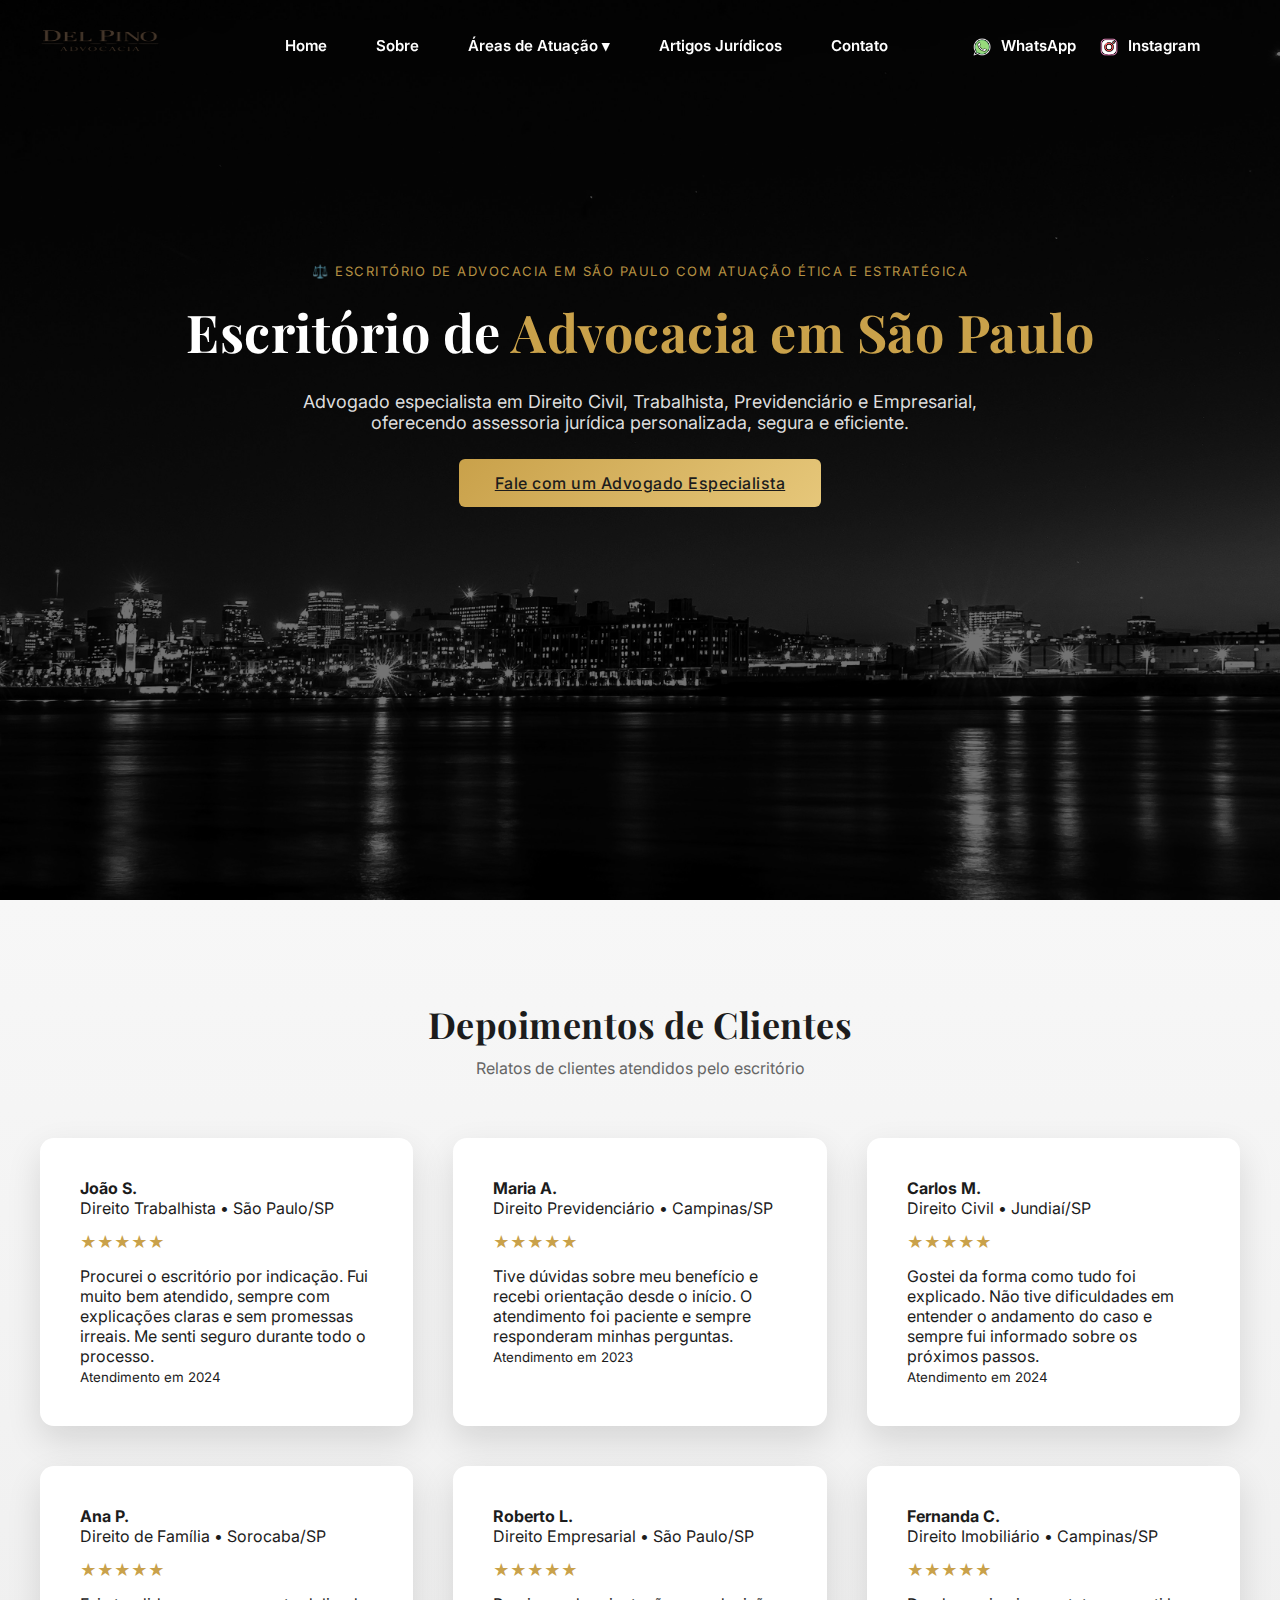
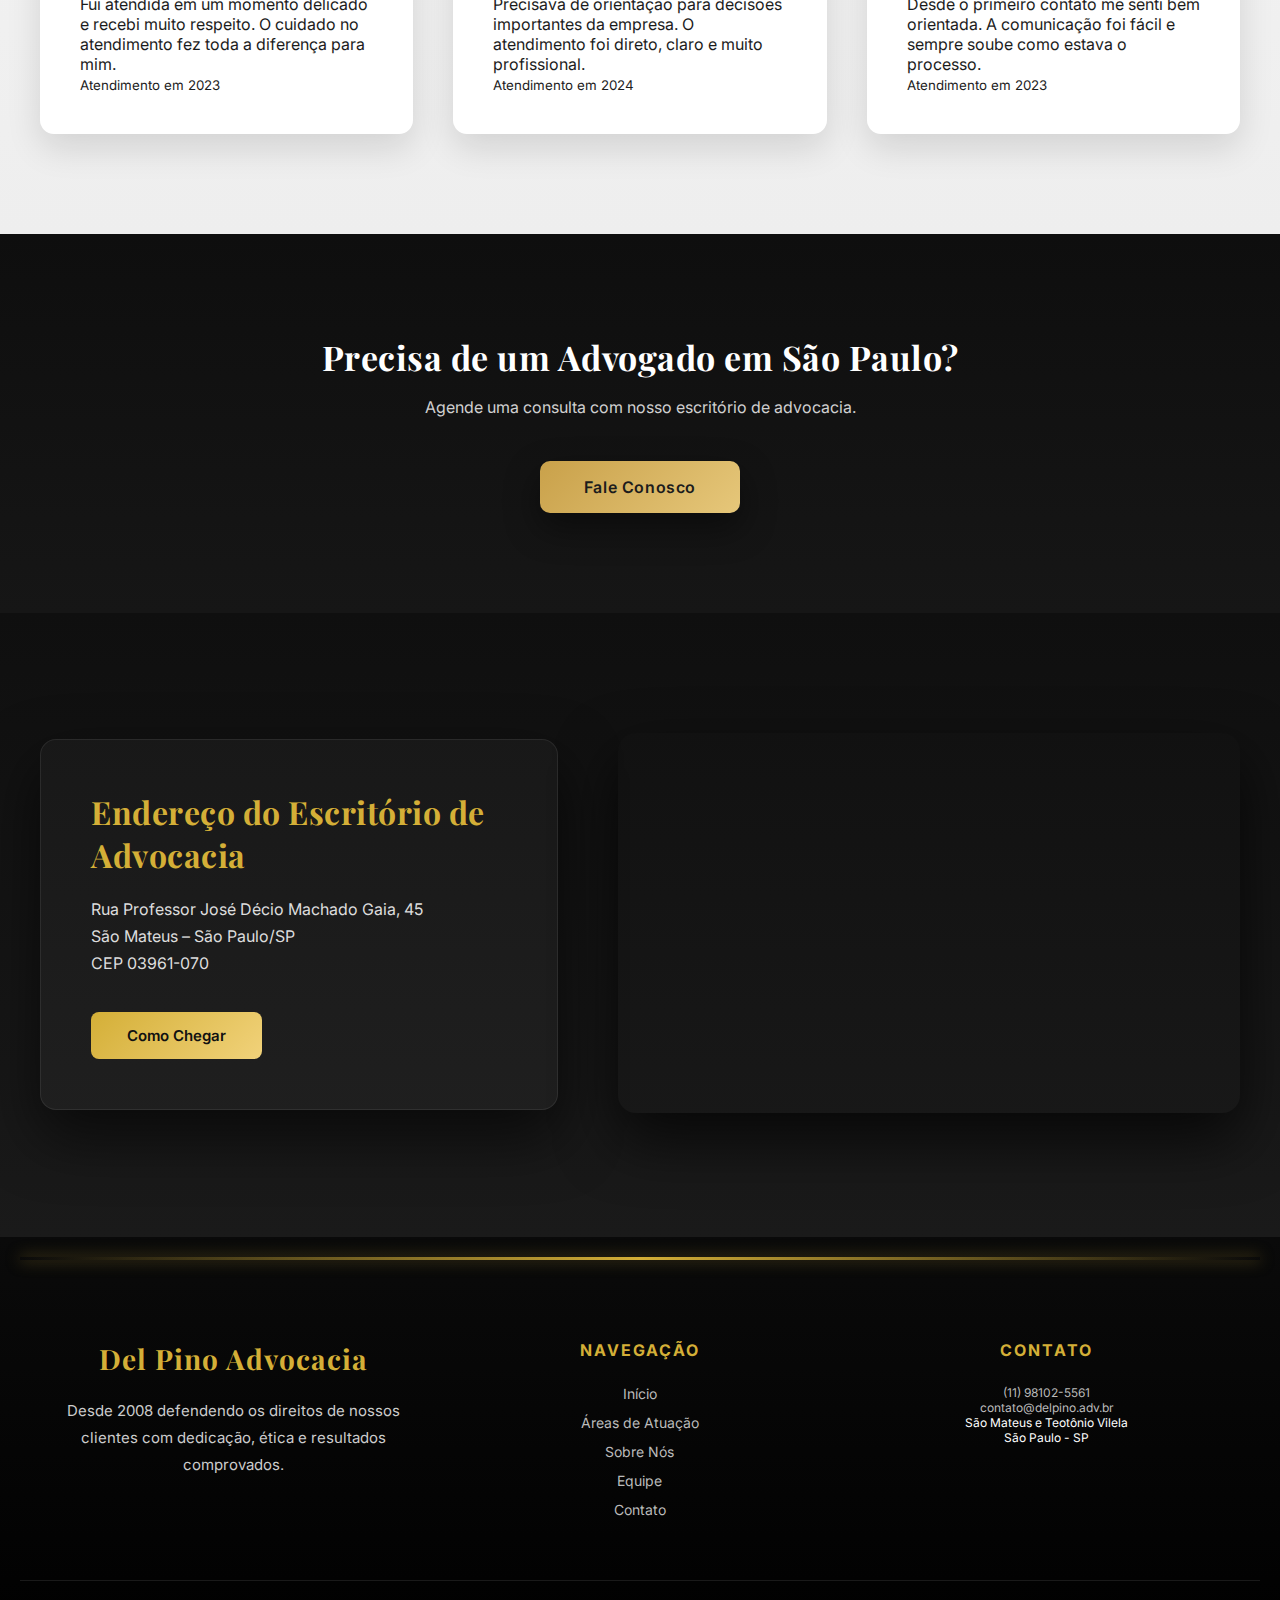
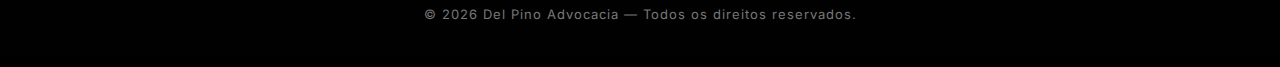
<file: index.html>
<!DOCTYPE html>
<html lang="pt-br">
<head>
    <!-- SEO Técnico -->
    <meta charset="UTF-8">
    <meta name="viewport" content="width=device-width, initial-scale=1.0">

    <title>Escritório de Advocacia em São Paulo | Advogado Especialista em Direito Civil, Trabalhista e Previdenciário</title>

    <meta name="description" content="Escritório de advocacia em São Paulo com atuação em Direito Civil, Trabalhista, Previdenciário e Empresarial. Advogado especialista, atendimento ético, estratégico e personalizado.">

    <meta name="robots" content="index, follow">
    <meta name="author" content="Escritório de Advocacia em São Paulo">
    <meta name="geo.region" content="BR-SP">
    <meta name="geo.placename" content="São Paulo">
    <meta name="geo.position" content="-23.6106;-46.4795">
    <meta name="ICBM" content="-23.6106, -46.4795">

    <!-- Open Graph -->
    <meta property="og:title" content="Escritório de Advocacia em São Paulo | Advogado Especialista">
    <meta property="og:description" content="Assessoria jurídica em Direito Civil, Trabalhista, Previdenciário e Empresarial em São Paulo.">
    <meta property="og:type" content="website">
    <meta property="og:locale" content="pt_BR">

    <!-- Fonts -->
    <link rel="preconnect" href="https://fonts.googleapis.com">
    <link rel="preconnect" href="https://fonts.gstatic.com" crossorigin>
    <link href="https://fonts.googleapis.com/css2?family=Playfair+Display:wght@400;600;700&family=Inter:wght@300;400;500;600&display=swap" rel="stylesheet">

    <!-- CSS -->
    <link rel="stylesheet" href="stilo.css">

    <!-- Schema.org - Escritório de Advocacia -->
    <script type="application/ld+json">
    {
        "@context": "https://schema.org",
        "@type": "LegalService",
        "name": "Escritório de Advocacia em São Paulo",
        "address": {
            "@type": "PostalAddress",
            "streetAddress": "Rua Professor José Décio Machado Gaia, 45",
            "addressLocality": "São Paulo",
            "addressRegion": "SP",
            "postalCode": "03961-070",
            "addressCountry": "BR"
        },
        "areaServed": "São Paulo e Região",
        "url": "https://www.seusite.com.br",
        "description": "Escritório de advocacia com atuação em Direito Civil, Trabalhista, Previdenciário e Empresarial."
    }
    </script>
</head>

<body>

<header>
    <div class="logomarca">
        <img src="logo-horizontal-Bg7FhKR_.png" alt="Logomarca Escritório de Advocacia em São Paulo">
    </div>
<div class="menu-hamburguer" id="menu-hamburguer">
    <span></span>
    <span></span>
    <span></span>
</div>

    <nav class="menu">
        <ul class="menu-links"> 
            <li><a href="#" class="active">Home</a></li>
            <li><a href="sobre.html">Sobre</a></li>
            <li class="menu-item has-submenu" aria-haspopup="true" aria-expanded="false">
                <a href="#" aria-controls="submenu-areas" aria-expanded="false">
                    Áreas de Atuação <span class="caret" aria-hidden="true">▾</span>
                </a>
                <ul id="submenu-areas" class="submenu" aria-label="Áreas de Atuação" hidden>
                    <li><a href="areas/civil.html">Direito Civil</a></li>
                    <li><a href="areas/trabalhista.html">Direito Trabalhista</a></li>
                    <li><a href="areas/previdenciario.html">Direito Previdenciário</a></li>
                    <li><a href="areas/empresarial.html">Direito Empresarial</a></li>
                </ul>
            </li>
            <li><a href="artigos.html">Artigos Jurídicos</a></li>
            <li><a href="#contato">Contato</a></li></ul>
        </ul>

        <ul class="menu-contato">
            <li>
                <a href="https://wa.me/5599999999999" target="_blank" class="whatsapp">
                    <img src="whatsapp.png" alt="WhatsApp Escritório de Advocacia">
                    WhatsApp
                </a>
                <a href="https://instagram.com/seuescritorio" target="_blank" class="instagram">
                    <img src="instagram.png" alt="Instagram Escritório de Advocacia">
                    Instagram
                </a>
            </li>
        </ul>
    </nav>
</header>

<!-- HOME -->
<section class="home">

    <span class="selo-autoridade">
        ⚖️ Escritório de Advocacia em São Paulo com atuação ética e estratégica
    </span>

    <!-- H1 ÚNICO -->
    <h1 class="text1">
        Escritório de <span class="destaque-dourado">Advocacia em São Paulo</span>
    </h1>

    <p class="text2">
        Advogado especialista em Direito Civil, Trabalhista, Previdenciário e Empresarial, oferecendo assessoria jurídica personalizada, segura e eficiente.
    </p>

    <a href="#contato" class="btn1">Fale com um Advogado Especialista</a>
</section>

<!-- DEPOIMENTOS -->
<section class="comentarios">
    <h2>Depoimentos de Clientes</h2>
    <p class="subtitulo">
        Relatos de clientes atendidos pelo escritório
    </p>

    <div class="comentarios-grid">

        <div class="comentario">
            <h4>João S.</h4>
            <span>Direito Trabalhista • São Paulo/SP</span>
            <div class="avaliacao">★★★★★</div>
            <p>
                Procurei o escritório por indicação. Fui muito bem atendido,
                sempre com explicações claras e sem promessas irreais.
                Me senti seguro durante todo o processo.
            </p>
            <small>Atendimento em 2024</small>
        </div>

        <div class="comentario">
            <h4>Maria A.</h4>
            <span>Direito Previdenciário • Campinas/SP</span>
            <div class="avaliacao">★★★★★</div>
            <p>
                Tive dúvidas sobre meu benefício e recebi orientação desde o início.
                O atendimento foi paciente e sempre responderam minhas perguntas.
            </p>
            <small>Atendimento em 2023</small>
        </div>

        <div class="comentario">
            <h4>Carlos M.</h4>
            <span>Direito Civil • Jundiaí/SP</span>
            <div class="avaliacao">★★★★★</div>
            <p>
                Gostei da forma como tudo foi explicado.
                Não tive dificuldades em entender o andamento do caso
                e sempre fui informado sobre os próximos passos.
            </p>
            <small>Atendimento em 2024</small>
        </div>

        <div class="comentario">
            <h4>Ana P.</h4>
            <span>Direito de Família • Sorocaba/SP</span>
            <div class="avaliacao">★★★★★</div>
            <p>
                Fui atendida em um momento delicado e recebi muito respeito.
                O cuidado no atendimento fez toda a diferença para mim.
            </p>
            <small>Atendimento em 2023</small>
        </div>

        <div class="comentario">
            <h4>Roberto L.</h4>
            <span>Direito Empresarial • São Paulo/SP</span>
            <div class="avaliacao">★★★★★</div>
            <p>
                Precisava de orientação para decisões importantes da empresa.
                O atendimento foi direto, claro e muito profissional.
            </p>
            <small>Atendimento em 2024</small>
        </div>

        <div class="comentario">
            <h4>Fernanda C.</h4>
            <span>Direito Imobiliário • Campinas/SP</span>
            <div class="avaliacao">★★★★★</div>
            <p>
                Desde o primeiro contato me senti bem orientada.
                A comunicação foi fácil e sempre soube como estava o processo.
            </p>
            <small>Atendimento em 2023</small>
        </div>

    </div>
</section>



<!-- CTA -->
<section class="cta-contato">
    <div class="cta-container">
        <h2>Precisa de um Advogado em São Paulo?</h2>
        <p>Agende uma consulta com nosso escritório de advocacia.</p>
        <a href="#contato" class="btn-cta">Fale Conosco</a>
    </div>
</section>

<!-- LOCALIZAÇÃO -->
<section class="localizacao-premium">
    <div class="localizacao-container">

        <div class="localizacao-info">
            <h3>Endereço do Escritório de Advocacia</h3>
            <p>
                Rua Professor José Décio Machado Gaia, 45<br>
                São Mateus – São Paulo/SP<br>
                CEP 03961-070
            </p>

            <a href="https://www.google.com/maps?q=Rua+Professor+José+Décio+Machado+Gaia+45+São+Paulo"
               target="_blank"
               class="btn-localizacao">
                Como Chegar
            </a>
        </div>

        <div class="localizacao-mapa">
            <iframe
                src="https://www.google.com/maps?q=Rua+Professor+José+Décio+Machado+Gaia+45+São+Paulo&output=embed"
                loading="lazy">
            </iframe>
        </div>

    </div>
</section>
<!-- ===============================
     FOOTER LUXURY - DEL PINO ADVOCACIA
================================== -->
<footer class="footer-luxo">

    <div class="linha-dourada"></div>

    <div class="container-footer">

        <!-- Coluna 1 -->
        <div class="footer-col">
            <h2 class="logo-footer">Del Pino Advocacia</h2>
            <p class="texto-institucional">
                Desde 2008 defendendo os direitos de nossos clientes com
                dedicação, ética e resultados comprovados.
            </p>
        </div>

        <!-- Coluna 2 -->
        <div class="footer-col">
            <h4>Navegação</h4>
            <ul>
                <li><a href="#">Início</a></li>
                <li><a href="#">Áreas de Atuação</a></li>
                <li><a href="#">Sobre Nós</a></li>
                <li><a href="#">Equipe</a></li>
                <li><a href="#">Contato</a></li>
            </ul>
        </div>

        <!-- Coluna 3 -->
        <div class="footer-col contato">
            <h4>Contato</h4>
            <p><a href="tel:+5511981025561">(11) 98102-5561</a></p>
            <p><a href="mailto:contato@delpino.adv.br">contato@delpino.adv.br</a></p>
            <p>São Mateus e Teotônio Vilela</p>
            <p>São Paulo - SP</p>
        </div>

    </div>

    <div class="footer-bottom">
        <p>© 2026 Del Pino Advocacia — Todos os direitos reservados.</p>
    </div>

</footer>


<script>
document.addEventListener("DOMContentLoaded", () => {
    const grid = document.querySelector(".comentarios-grid");
    if (!grid) return;

    let index = 0;
    let intervalo;
    let isHovered = false;

    function iniciarAutoplay() {
        intervalo = setInterval(() => {

            if (isHovered) return;

            const cards = grid.children;
            if (!cards.length) return;

            index = (index + 1) % cards.length;

            const cardWidth = cards[0].offsetWidth + 20; // 20 = gap
            grid.scrollTo({
                left: cardWidth * index,
                behavior: "smooth"
            });

        }, 4000);
    }

    function pararAutoplay() {
        clearInterval(intervalo);
    }

    // Pausa no hover (desktop)
    grid.addEventListener("mouseenter", () => {
        isHovered = true;
    });

    grid.addEventListener("mouseleave", () => {
        isHovered = false;
    });

    // Pausa ao tocar (mobile)
    grid.addEventListener("touchstart", pararAutoplay);
    grid.addEventListener("touchend", iniciarAutoplay);

    iniciarAutoplay();
});
</script>
</body>
</html>
</file>
<file: stilo.css>
/* ===============================
   RESET
   =============================== */
* {
    margin: 0;
    padding: 0;
    box-sizing: border-box;
}
body {
    font-family: 'Inter', sans-serif;
    color: #1c1c1c;
}

h1, h2, h3 {
    font-family: 'Playfair Display', serif;
}


/* TÍTULOS */
.text1,
.comentarios h2,
.cta-contato h2 {
    font-family: 'Playfair Display', serif;
    letter-spacing: 0.5px;
}


/* ===============================
   HEADER SOBRE O BANNER
   =============================== */
header {
    position: absolute;
    top: 0;
    left: 0;
    width: 100%;
    z-index: 1000;
    padding: 20px 40px;
}

/* LOGO */
.logomarca {
    float: left;
}

.logomarca img {
    height: 40px;
    width: 120px;
}

/* ===============================
   MENU
   =============================== */
nav.menu {
    display: flex;
    justify-content: flex-end;
    align-items: center;
    gap: 40px;
    padding: 15px 30px;background: transparent;
    backdrop-filter: none;
    backdrop-filter: blur(8px);
    border-radius: 0 0 12px 12px;
}

nav ul {
    list-style: none;
}

nav li {
    display: inline-block;
    margin-left: 25px;
}

/* LINKS */
nav a {
    color: white;
    text-decoration: none;
    font-weight: 600;
    font-size: 15px;
    padding: 6px 10px;
    border-radius: 6px;
    transition: all 0.3s ease;
}

nav a:hover {
    background: rgba(255, 255, 255, 0.15);
}

/* ÍCONES */
.menu-contato img {
    width: 18px;
    height: 18px;
    margin-right: 6px;
    vertical-align: middle;
}

/* ===============================
   BANNER / HOME
   =============================== */
.home {
    min-height: 100vh;
    padding: 260px 20px 120px;
    background-image: url("banner.jpg");
    background-size: cover;
    background-position: center;
    text-align: center;
    color: white;
    position: relative;
}
.selo-autoridade {
    display: inline-block;
    margin-bottom: 18px;
    font-size: 13px;
    letter-spacing: 1.5px;
    text-transform: uppercase;
    color: #c9a14a;
    opacity: 0.9;
}


/* OVERLAY ESCURO */
.home::before {
    content: "";
    position: absolute;
    inset: 0;
    background: rgba(0, 0, 0, 0.55);
}

.home * {
    position: relative;
    z-index: 2;
}

/* TEXTO */
.text1 {
    font-size: 52px;
    color: white;
    margin-bottom: 25px;
    animation: fadeUp 1.2s ease forwards;
}

.text2 {
    font-size: 18px;
    color: #dddddd;
    max-width: 680px;
    margin: 0 auto 40px;
    animation: fadeUp 1.5s ease forwards;
}

@keyframes fadeUp {
    from {
        opacity: 0;
        transform: translateY(20px);
    }
    to {
        opacity: 1;
        transform: translateY(0);
    }
}

.destaque-dourado {
    color: #c9a14a;
    transition: color 0.3s ease, text-shadow 0.3s ease;
}

.destaque-dourado:hover {
    color: #e6c77a;
    text-shadow: 0 0 8px rgba(201,161,74,0.6);
}



/* BOTÃO */
.btn1 {
    margin-top: 20px;
    padding: 14px 36px;
    font-size: 16px;
    font-weight: 500;
    letter-spacing: 0.5px;
    background: linear-gradient(135deg, #c9a14a, #e6c77a);
    color: #1c1c1c;
    border: none;
    border-radius: 6px;
    cursor: pointer;
    transition: all 0.35s ease;
    animation: fadeUp 1.8s ease forwards;
}

.btn1:hover {
    background: #c9a14a;
    transform: translateY(-2px);
    box-shadow: 0 10px 25px rgba(0,0,0,0.35);
}


/* Clique */
.btn1:active {
    transform: translateY(-1px);
    box-shadow: 0 10px 20px rgba(0, 0, 0, 0.35);
}

/* ===============================
   DEPOIMENTOS
   =============================== */
.comentarios {
    background: linear-gradient(180deg, #f7f7f7, #eeeeee);
    padding: 100px 40px;
}

.comentarios h2 {
    text-align: center;
    font-size: 36px;
    margin-bottom: 10px;
}

.subtitulo {
    text-align: center;
    color: #666;
    margin-bottom: 60px;
}

/* GRID */
.comentarios-grid {
    display: grid;
    grid-template-columns: repeat(3, 1fr);
    gap: 40px;
    max-width: 1200px;
    margin: auto;
}

/* CARD */
.comentario {
    background: white;
    padding: 40px;
    border-radius: 14px;
    box-shadow: 0 14px 35px rgba(0,0,0,.12);
    transition: .3s;
}

.comentario:hover {
    transform: translateY(-8px);
}

.avaliacao {
    color: #c9a14a;
    margin: 14px 0;
}

/* ===============================
   CTA
   =============================== */
.cta-contato {
    background: linear-gradient(
        180deg,
        #0e0e0e 0%,
        #161616 100%
    );
    padding: 100px 20px;
    text-align: center;
}


.btn-cta {
    display: inline-block;
    padding: 16px 44px;
    background: linear-gradient(135deg, #c9a14a, #e6c77a);
    color: #1c1c1c;
    font-weight: 600;
    border-radius: 10px;
    text-decoration: none;
    letter-spacing: 0.6px;
    transition: all 0.35s ease;
    box-shadow: 0 14px 35px rgba(0, 0, 0, 0.45);
}


.btn-cta:hover {
    transform: translateY(-3px);
    box-shadow: 0 18px 45px rgba(0, 0, 0, 0.6);
    filter: brightness(1.05);
}

.cta-container {
    max-width: 800px;
    margin: 0 auto;
    text-align: center;
}

.cta-contato h2 {
    color: #ffffff;
    font-family: 'Playfair Display', serif;
    font-size: 34px;
    margin-bottom: 15px;
}

.cta-contato p {
    color: #d0d0d0;
    font-size: 16px;
    max-width: 720px;
    margin: 0 auto 40px;
    line-height: 1.6;
}

/* ===============================
   LOCALIZAÇÃO PREMIUM
================================ */
.mapa {
    display: grid;
    grid-template-columns: 1fr 1.3fr;
    gap: 40px;
    max-width: 1200px;
    margin: 0 auto;
    padding: 80px 40px;
}

.mapa-info {
    background: #111;
    padding: 40px;
    border-radius: 14px;
    box-shadow: 0 20px 40px rgba(0,0,0,0.4);
}


.localizacao-premium {
    background: linear-gradient(180deg, #0f0f0f, #1a1a1a);
    padding: 120px 40px;
    color: #fff;
}

.localizacao-container {
    max-width: 1200px;
    margin: 0 auto;
    display: grid;
    grid-template-columns: 1fr 1.2fr;
    gap: 60px;
    align-items: center;
}

/* Card de informações */
.localizacao-info {
    background: rgba(255, 255, 255, 0.03);
    border: 1px solid rgba(255, 255, 255, 0.08);
    padding: 50px;
    border-radius: 16px;
    box-shadow: 0 25px 60px rgba(0, 0, 0, 0.6);
}

.localizacao-info h3 {
    font-size: 32px;
    margin-bottom: 20px;
    color: #d4af37; /* dourado premium */
    letter-spacing: 0.5px;
}

.localizacao-info p {
    font-size: 16px;
    line-height: 1.7;
    color: #ddd;
    margin-bottom: 35px;
}

/* Botão */
.btn-localizacao {
    display: inline-block;
    padding: 14px 36px;
    font-size: 15px;
    font-weight: 600;
    text-decoration: none;
    color: #111;
    background: linear-gradient(135deg, #d4af37, #f1d27a);
    border-radius: 8px;
    transition: all 0.3s ease;
}

.btn-localizacao:hover {
    background: #000;
    color: #fff;
    transform: translateY(-3px);
    box-shadow: 0 12px 30px rgba(212, 175, 55, 0.4);
}

/* Mapa */
.localizacao-mapa iframe {
    width: 100%;
    height: 380px;
    border: none;
    border-radius: 18px;
    box-shadow: 0 25px 60px rgba(0, 0, 0, 0.7);
}

/* ===============================
   RESPONSIVO
================================ */

@media (max-width: 900px) {
    .localizacao-container {
        grid-template-columns: 1fr;
        gap: 40px;
    }

    .localizacao-info {
        text-align: center;
    }
}


/* ===============================
   FOOTER
   =============================== */
footer {
    background: #0b0b0b;
    color: #888;
    text-align: center;
    padding: 20px;
    font-size: 12px;
}


/* ===============================
   RESPONSIVO
   =============================== */
@media (max-width: 900px) {
    .comentarios-grid {
        grid-template-columns: repeat(2, 1fr);
    }
}

@media (max-width: 600px) {
    .comentarios-grid {
        grid-template-columns: 1fr;
    }

    .text1 {
        font-size: 32px;
    }

    .home {
        padding-top: 220px;
    }
}

/* ==================================================
   RESPONSIVIDADE PROFISSIONAL (SAFE MODE)
   Não altera layout desktop
================================================== */

/* NOTEBOOK / DESKTOP MENOR */
@media (max-width: 1200px) {

    header {
        padding: 20px 30px;
    }

    .home {
        padding: 240px 20px 120px;
    }

    .comentarios {
        padding: 90px 30px;
    }

    .localizacao-premium {
        padding: 100px 30px;
    }
}

/* TABLET */
@media (max-width: 1024px) {

    nav.menu {
        justify-content: center;
        gap: 25px;
    }

    .text1 {
        font-size: 44px;
    }

    .text2 {
        font-size: 17px;
    }

    .comentarios-grid {
        grid-template-columns: repeat(2, 1fr);
        gap: 30px;
    }

    .cta-contato {
        padding: 90px 20px;
    }

    .cta-contato h2 {
        font-size: 30px;
    }

    .localizacao-container {
        grid-template-columns: 1fr;
        gap: 45px;
    }

    .localizacao-info {
        text-align: center;
    }

    .localizacao-mapa iframe {
        height: 360px;
    }
}

/* MOBILE GRANDE */
@media (max-width: 768px) {

    header {
        padding: 15px 20px;
    }

    nav.menu {
        flex-wrap: wrap;
        gap: 15px;
        padding: 12px 18px;
    }

    nav li {
        margin-left: 0;
    }

    .home {
        padding: 220px 20px 100px;
    }

    .text1 {
        font-size: 34px;
    }

    .text2 {
        font-size: 16px;
    }

    .btn1 {
        padding: 14px 30px;
        font-size: 15px;
    }

    .comentarios {
        padding: 70px 20px;
    }

    .cta-contato h2 {
        font-size: 28px;
    }
}

/* MOBILE PEQUENO */
@media (max-width: 480px) {

    .text1 {
        font-size: 30px;
    }

    .text2 {
        font-size: 15px;
    }

    .comentarios-grid {
        grid-template-columns: 1fr;
    }

    .comentario {
        padding: 30px;
    }

    .localizacao-premium {
        padding: 80px 20px;
    }

    .localizacao-info {
        padding: 35px 25px;
    }

    .localizacao-info h3 {
        font-size: 26px;
    }

    .localizacao-mapa iframe {
        height: 300px;
    }

    footer {
        font-size: 11px;
        padding: 18px;
    }
}
/* OCULTAR DEPOIMENTOS NO MOBILE */
/* ===============================
   MOBILE – FORÇAR 3 DEPOIMENTOS
================================ */
/* =====================================
   CARROSSEL DEPOIMENTOS – MOBILE
===================================== */

/* =====================================
   DEPOIMENTOS RESPONSIVOS (CORRIGIDO)
===================================== */

/* TABLET */
@media (max-width: 1024px) {

    .comentarios-grid {
        display: grid;
        grid-template-columns: repeat(2, 1fr);
        gap: 30px;
    }
}

/* MOBILE – CARROSSEL REAL */
@media (max-width: 600px) {

    .comentarios-grid {
        display: flex;
        gap: 20px;
        overflow-x: auto;
        scroll-snap-type: x mandatory;
        -webkit-overflow-scrolling: touch;
        padding: 10px 0 25px;
    }

    .comentarios-grid::-webkit-scrollbar {
        display: none;
    }

    .comentario {
        flex: 0 0 85%;
        max-width: 85%;
        scroll-snap-align: center;
        padding: 28px;
    }
}

/* ===============================
   MENU HAMBÚRGUER
=============================== */
.menu-hamburguer {
    display: none;
    flex-direction: column;
    gap: 6px;
    cursor: pointer;
}

.menu-hamburguer span {
    width: 26px;
    height: 3px;
    background: #fff;
    border-radius: 3px;
}

/* MOBILE MENU */
@media (max-width: 900px) {

    nav.menu {
        display: none;
        flex-direction: column;
        width: 100%;
        background: rgba(0,0,0,0.95);
        position: absolute;
        top: 70px;
        left: 0;
        padding: 25px 0;
        border-radius: 0 0 14px 14px;
    }

    nav.menu.ativo {
        display: flex;
    }

    nav ul {
        display: flex;
        flex-direction: column;
        align-items: center;
    }

    nav li {
        margin: 15px 0;
    }

    .menu-hamburguer {
        display: flex;
        position: absolute;
        right: 25px;
        top: 28px;
        z-index: 2000;
    }
}
/* ===============================
   FOOTER ULTRA LUXO
================================== */

.footer-luxo {
    background: linear-gradient(180deg, #0a0a0a 0%, #000000 100%);
    color: #ffffff;
    font-family: 'Inter', sans-serif;
    position: relative;
}

.linha-dourada {
    height: 3px;
    background: linear-gradient(90deg, transparent, #d4af37, transparent);
    box-shadow: 0 0 15px rgba(212,175,55,0.6);
}

.container-footer {
    max-width: 1200px;
    margin: auto;
    padding: 80px 20px 50px 20px;
    display: grid;
    grid-template-columns: repeat(auto-fit, minmax(280px, 1fr));
    gap: 60px;
}

.logo-footer {
    font-family: 'Playfair Display', serif;
    font-size: 28px;
    color: #d4af37;
    margin-bottom: 20px;
    letter-spacing: 1px;
}

.texto-institucional {
    color: #cccccc;
    line-height: 1.8;
    font-size: 15px;
}

.footer-col h4 {
    font-size: 16px;
    letter-spacing: 2px;
    text-transform: uppercase;
    color: #d4af37;
    margin-bottom: 25px;
}

.footer-col ul {
    list-style: none;
}

.footer-col ul li {
    margin-bottom: 12px;
}

.footer-col ul li a {
    text-decoration: none;
    color: #bbbbbb;
    font-size: 14px;
    position: relative;
    transition: 0.3s ease;
}

.footer-col ul li a::after {
    content: "";
    position: absolute;
    width: 0%;
    height: 1px;
    left: 0;
    bottom: -3px;
    background-color: #d4af37;
    transition: 0.4s;
}

.footer-col ul li a:hover {
    color: #ffffff;
}

.footer-col ul li a:hover::after {
    width: 100%;
}

.footer-col.contato a {
    color: #bbbbbb;
    text-decoration: none;
    transition: 0.3s;
}

.footer-col.contato a:hover {
    color: #d4af37;
}

.footer-bottom {
    border-top: 1px solid #1a1a1a;
    text-align: center;
    padding: 25px 20px;
    font-size: 13px;
    color: #777777;
    letter-spacing: 1px;
}
</file>
